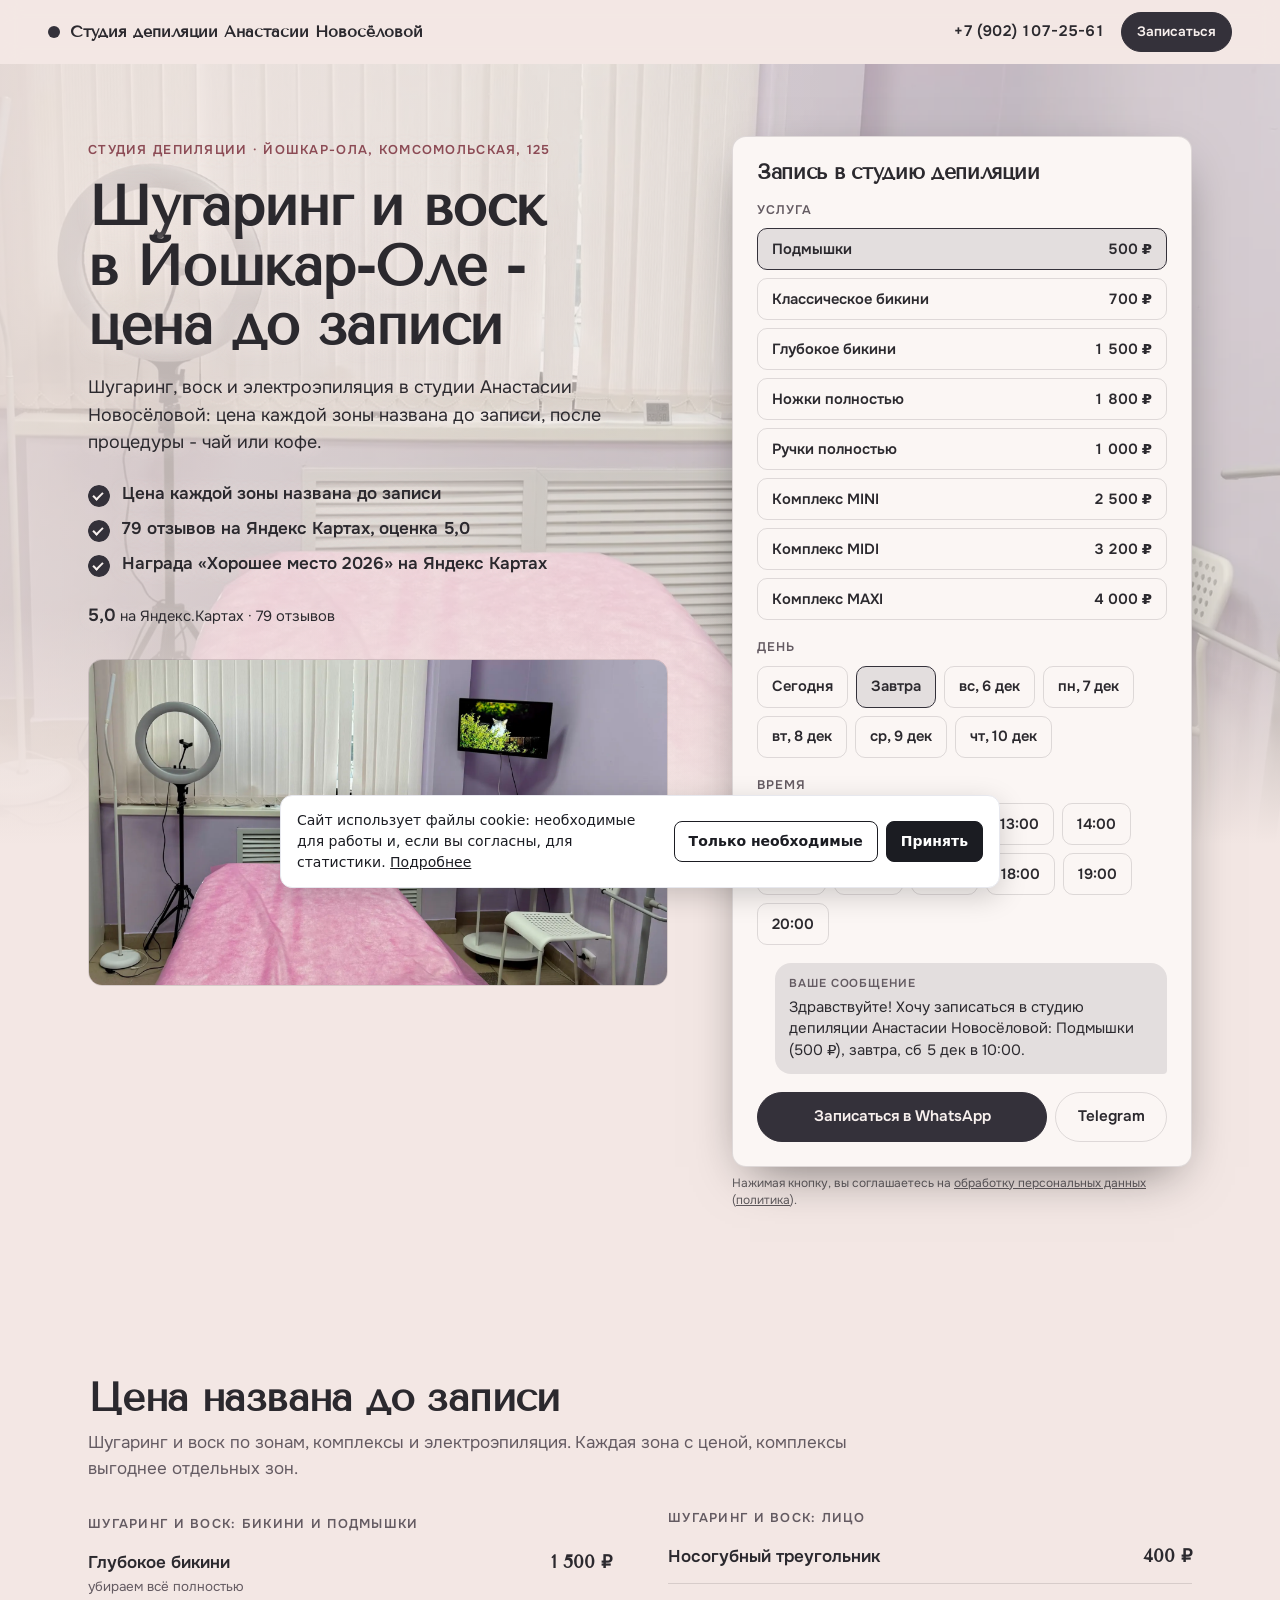
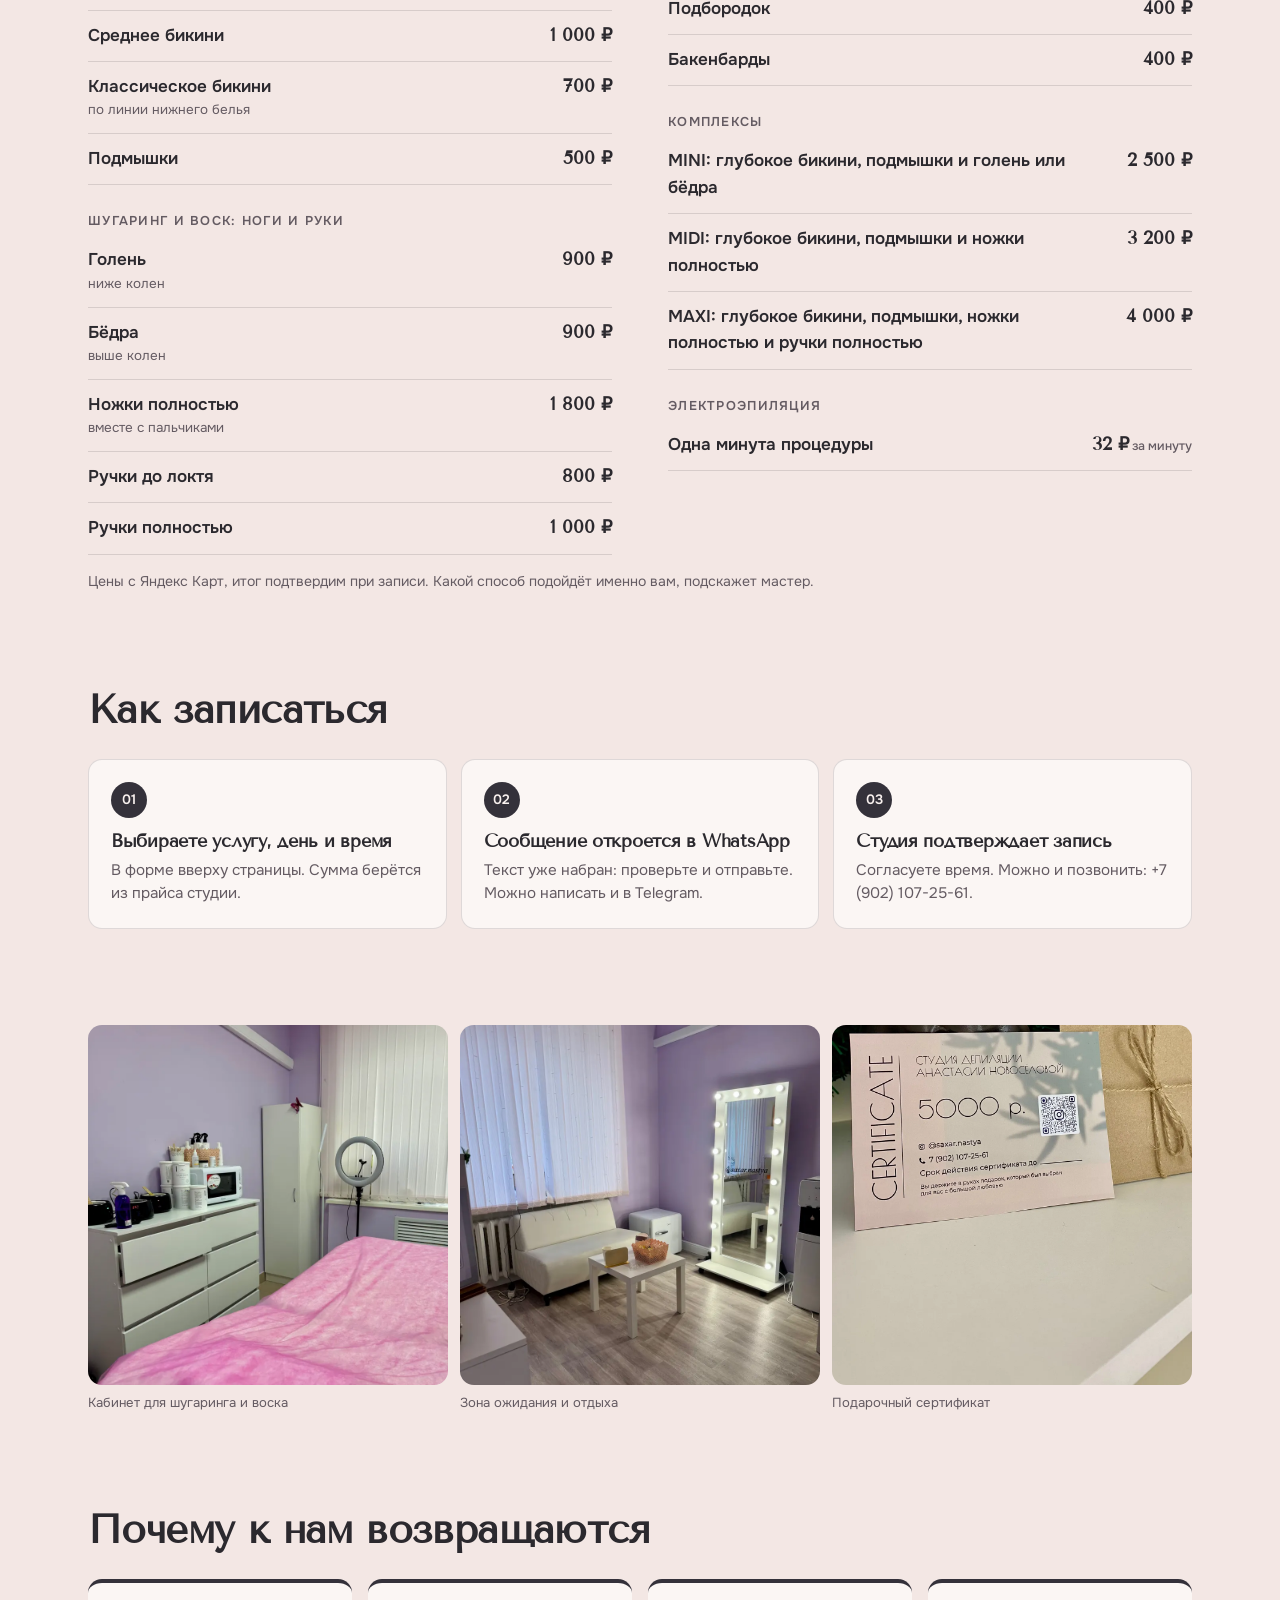
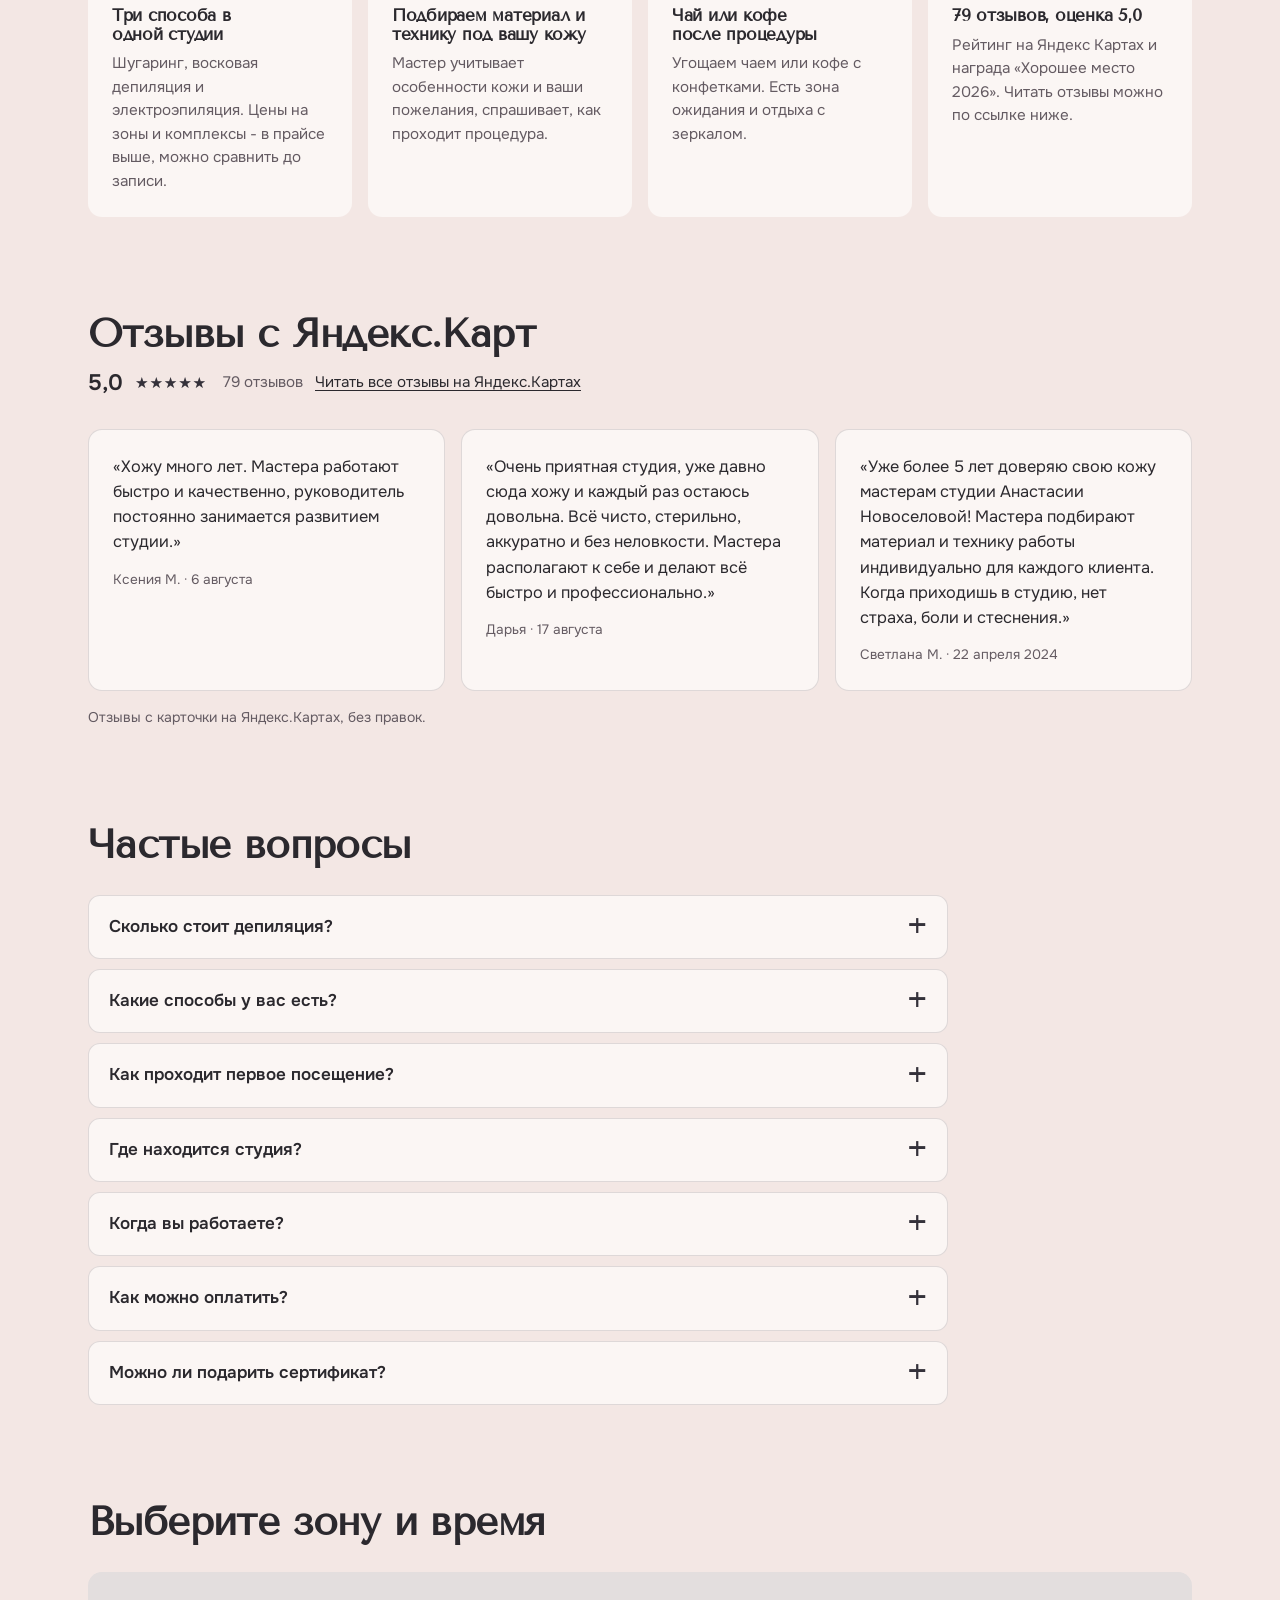
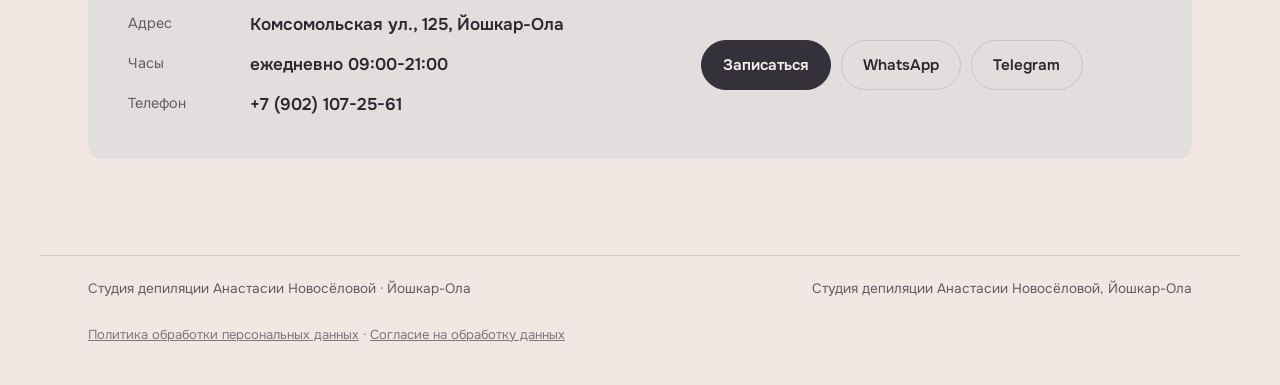
<file: index.html>
<!doctype html>
<html lang="ru">
<head>
<meta charset="utf-8">
<meta name="robots" content="noindex, nofollow" data-publish>
<meta name="viewport" content="width=device-width, initial-scale=1, viewport-fit=cover">
<title>Студия депиляции Анастасии Новосёловой · Студия депиляции: шугаринг, воск, электроэпиляция</title>
<meta name="description" content="Депиляция в Йошкар-Оле, Комсомольская, 125: шугаринг, воск и электроэпиляция, цены на все зоны известны до записи. 79 отзывов на Яндекс Картах с оценкой 5,0. Запись через форму, в WhatsApp, Telegram или по телефону.">
<meta property="og:type" content="website">
<meta property="og:url" content="https://ajax55sv-cell.github.io/novosyolova-yoshkar-ola/">
<meta property="og:title" content="Шугаринг и воск в Йошкар-Оле - цена до записи">
<meta property="og:description" content="Депиляция в Йошкар-Оле, Комсомольская, 125: шугаринг, воск и электроэпиляция, цены на все зоны известны до записи. 79 отзывов на Яндекс Картах с оценкой 5,0. Запись через форму, в WhatsApp, Telegram или по телефону.">
<meta property="og:image" content="https://ajax55sv-cell.github.io/novosyolova-yoshkar-ola/assets/og.jpg">
<link rel="preload" as="image" href="assets/hero.webp" fetchpriority="high">
<link rel="icon" href="data:image/svg+xml,%3Csvg xmlns=%27http://www.w3.org/2000/svg%27 viewBox=%270 0 32 32%27%3E%3Crect x=%276%27 y=%276%27 width=%2720%27 height=%2720%27 rx=%275%27 fill=%27%2334313a%27/%3E%3C/svg%3E">
<link rel="preload" href="assets/fonts/tenor-sans-400-cyrillic.woff2" as="font" type="font/woff2" crossorigin>
<link rel="preload" href="assets/fonts/onest-400-cyrillic.woff2" as="font" type="font/woff2" crossorigin>
<style>@font-face { font-family: "Onest"; font-style: normal; font-weight: 400; font-display: swap; src: url("assets/fonts/onest-400-cyrillic.woff2") format("woff2"); unicode-range: U+0301, U+0400-045F, U+0490-0491, U+04B0-04B1, U+2116; }
@font-face { font-family: "Onest"; font-style: normal; font-weight: 400; font-display: swap; src: url("assets/fonts/onest-400-latin.woff2") format("woff2"); unicode-range: U+0000-00FF, U+0131, U+0152-0153, U+02BB-02BC, U+02C6, U+02DA, U+02DC, U+0304, U+0308, U+0329, U+2000-206F, U+20AC, U+2122, U+2191, U+2193, U+2212, U+2215, U+FEFF, U+FFFD; }
@font-face { font-family: "Onest"; font-style: normal; font-weight: 500; font-display: swap; src: url("assets/fonts/onest-500-cyrillic.woff2") format("woff2"); unicode-range: U+0301, U+0400-045F, U+0490-0491, U+04B0-04B1, U+2116; }
@font-face { font-family: "Onest"; font-style: normal; font-weight: 500; font-display: swap; src: url("assets/fonts/onest-500-latin.woff2") format("woff2"); unicode-range: U+0000-00FF, U+0131, U+0152-0153, U+02BB-02BC, U+02C6, U+02DA, U+02DC, U+0304, U+0308, U+0329, U+2000-206F, U+20AC, U+2122, U+2191, U+2193, U+2212, U+2215, U+FEFF, U+FFFD; }
@font-face { font-family: "Onest"; font-style: normal; font-weight: 600; font-display: swap; src: url("assets/fonts/onest-600-cyrillic.woff2") format("woff2"); unicode-range: U+0301, U+0400-045F, U+0490-0491, U+04B0-04B1, U+2116; }
@font-face { font-family: "Onest"; font-style: normal; font-weight: 600; font-display: swap; src: url("assets/fonts/onest-600-latin.woff2") format("woff2"); unicode-range: U+0000-00FF, U+0131, U+0152-0153, U+02BB-02BC, U+02C6, U+02DA, U+02DC, U+0304, U+0308, U+0329, U+2000-206F, U+20AC, U+2122, U+2191, U+2193, U+2212, U+2215, U+FEFF, U+FFFD; }
@font-face { font-family: "Tenor Sans"; font-style: normal; font-weight: 400; font-display: swap; src: url("assets/fonts/tenor-sans-400-cyrillic.woff2") format("woff2"); unicode-range: U+0301, U+0400-045F, U+0490-0491, U+04B0-04B1, U+2116; }
@font-face { font-family: "Tenor Sans"; font-style: normal; font-weight: 400; font-display: swap; src: url("assets/fonts/tenor-sans-400-latin.woff2") format("woff2"); unicode-range: U+0000-00FF, U+0131, U+0152-0153, U+02BB-02BC, U+02C6, U+02DA, U+02DC, U+0304, U+0308, U+0329, U+2000-206F, U+20AC, U+2122, U+2191, U+2193, U+2212, U+2215, U+FEFF, U+FFFD; }
:root { --c-canvas: #f3e7e4; --c-surface: #fbf6f4; --c-ink: #2b292e; --c-ink-soft: #645b62; --c-accent: #34313a; --c-accent-ink: #f8f0ee; --c-accent-deep: #8c4b55; --f-display: "Tenor Sans", "Georgia", serif; --f-text: "Onest", "Segoe UI", system-ui, sans-serif; --h1k: 1; }
</style>
<link rel="stylesheet" href="style-prod.css">
<script type="application/ld+json">{"@context":"https://schema.org","@type":"BeautySalon","name":"Студия депиляции Анастасии Новосёловой","telephone":"+79021072561","priceRange":"400-4000 RUB","openingHours":["Mo-Su 09:00-21:00"],"address":{"@type":"PostalAddress","streetAddress":"Комсомольская улица, 125","addressLocality":"Йошкар-Ола","addressCountry":"RU"},"aggregateRating":{"@type":"AggregateRating","ratingValue":"5.0","ratingCount":"84","reviewCount":"79"},"sameAs":["https://yandex.ru/maps/org/studiya_depilyatsii_anastasii_novosyolovoy/117908720533/","https://t.me/saxarnastya"]}</script>
<style>
/* legal-add */
.legal-links{margin-top:10px;font-size:13px;opacity:.8;hyphens:none}
.legal-links a{color:inherit}
.ckn{margin:8px 0 0;font-size:12px;line-height:1.45;opacity:.75;hyphens:none}
.ckn a{color:inherit;text-decoration:underline}
.ckb{position:fixed;left:12px;right:12px;bottom:12px;z-index:9999;max-width:720px;margin:0 auto;padding:14px 16px;background:#fff;color:#1b1c22;border:1px solid #e7e8ee;border-radius:12px;box-shadow:0 8px 28px rgba(0,0,0,.18);font:400 14px/1.5 system-ui,-apple-system,"Segoe UI",Arial,sans-serif;hyphens:none;display:flex;gap:12px;align-items:center;flex-wrap:wrap}
.ckb p{margin:0;flex:1 1 280px}
.ckb a{color:inherit;text-decoration:underline}
.ckb__b{display:flex;gap:8px;flex-wrap:wrap}
.ckb button{font:inherit;font-weight:600;padding:9px 14px;border-radius:8px;border:1px solid #1b1c22;background:#fff;color:#1b1c22;cursor:pointer}
.ckb button[data-v="all"]{background:#1b1c22;color:#fff}
</style>
</head>
<body class="s-prod" id="top" data-wa="79021072561" data-tg="saxarnastya" data-max="">
<header class="s-bar" data-s-bar>
  <a class="s-bar__brand" href="#top"><i aria-hidden="true"></i>Студия депиляции Анастасии Новосёловой</a>
  <div class="s-bar__right">
    <a class="s-bar__tel" href="tel:+79021072561">+7 (902) 107-25-61</a>
    <a class="s-btn s-btn--sm" href="#widget">Записаться</a>
  </div>
</header>
<main>
  <section class="s-hero">
    <div class="s-hero__text">
      <p class="s-eyebrow">Студия депиляции · <span class="nw">Йошкар-Ола</span>, Комсомольская, 125</p>
      <h1>Шугаринг и воск в <span class="nw"><span class="nw">Йошкар-Оле</span></span> - цена до записи</h1>
      <p class="s-lead">Шугаринг, воск и электроэпиляция в студии Анастасии Новосёловой: цена каждой зоны названа до записи, после процедуры - чай или кофе.</p>
      <ul class="s-ticks"><li>Цена каждой зоны названа до записи</li><li>79 отзывов на Яндекс Картах, оценка 5,0</li><li>Награда «Хорошее место 2026» на Яндекс Картах</li></ul>
      <p class="s-rating"><b>5,0</b> на Яндекс.Картах · 79 отзывов</p>
      <figure class="s-hero__photo"><img class="" src="assets/hero.webp" alt="Кабинет студии: розовая кушетка, кольцевая лампа и лиловая стена у окна" loading="lazy" decoding="async"></figure>
    </div>
    <div class="s-hero__widget" id="widget"><form class="s-widget" data-s-booking data-days="7" data-closed="" data-slots="10:00,11:00,12:00,13:00,14:00,15:00,16:00,17:00,18:00,19:00,20:00" data-message="Здравствуйте! Хочу записаться в студию депиляции Анастасии Новосёловой: {услуга}, {день} в {время}." onsubmit="return false">
      <h2 class="s-widget__title">Запись в студию депиляции</h2>
      <fieldset><legend>Услуга</legend>
        <div class="s-chips s-chips--col"><label class="s-chip s-chip--row"><input type="radio" name="svc" value="0" data-name="Подмышки" data-price="500" data-from="" data-min="" checked><span>Подмышки</span><b>500 ₽</b></label><label class="s-chip s-chip--row"><input type="radio" name="svc" value="1" data-name="Классическое бикини" data-price="700" data-from="" data-min=""><span>Классическое бикини</span><b>700 ₽</b></label><label class="s-chip s-chip--row"><input type="radio" name="svc" value="2" data-name="Глубокое бикини" data-price="1500" data-from="" data-min=""><span>Глубокое бикини</span><b>1 500 ₽</b></label><label class="s-chip s-chip--row"><input type="radio" name="svc" value="3" data-name="Ножки полностью" data-price="1800" data-from="" data-min=""><span>Ножки полностью</span><b>1 800 ₽</b></label><label class="s-chip s-chip--row"><input type="radio" name="svc" value="4" data-name="Ручки полностью" data-price="1000" data-from="" data-min=""><span>Ручки полностью</span><b>1 000 ₽</b></label><label class="s-chip s-chip--row"><input type="radio" name="svc" value="5" data-name="Комплекс MINI" data-price="2500" data-from="" data-min=""><span>Комплекс MINI</span><b>2 500 ₽</b></label><label class="s-chip s-chip--row"><input type="radio" name="svc" value="6" data-name="Комплекс MIDI" data-price="3200" data-from="" data-min=""><span>Комплекс MIDI</span><b>3 200 ₽</b></label><label class="s-chip s-chip--row"><input type="radio" name="svc" value="7" data-name="Комплекс MAXI" data-price="4000" data-from="" data-min=""><span>Комплекс MAXI</span><b>4 000 ₽</b></label></div>
      </fieldset>
      <fieldset><legend>День</legend><div class="s-chips" data-s-days></div></fieldset>
      <fieldset><legend>Время</legend><div class="s-chips" data-s-times></div></fieldset>
      <div class="s-bubble" aria-live="polite"><span class="s-bubble__label">Ваше сообщение</span><p data-s-bubble></p></div>
      <div class="s-send">
        <a class="s-btn s-btn--wide" data-s-msg="whatsapp" href="#">Записаться в WhatsApp</a>
        <a class="s-btn s-btn--ghost" data-s-msg="telegram" href="#">Telegram</a>
      </div>
      <p class="s-send__note" data-s-copied hidden>Текст скопирован - вставьте его в чат.</p>
      
    </form><p class="ckn">Нажимая кнопку, вы соглашаетесь на <a href="soglasie.html">обработку персональных данных</a> (<a href="politika.html">политика</a>).</p></div>
    <figure class="s-hero__bg" aria-hidden="true"><img class="" src="assets/hero.webp" alt="Кабинет студии: розовая кушетка, кольцевая лампа и лиловая стена у окна" decoding="async" fetchpriority="high"></figure>
  </section>

  

  <section class="s-section s-reveal" id="prices">
    <header class="s-section__head"><h2>Цена названа до записи</h2><p>Шугаринг и воск по зонам, комплексы и электроэпиляция. Каждая зона с ценой, комплексы выгоднее отдельных зон.</p></header>
    <div class="s-board"><div class="s-board__group">
      <h3 class="s-board__title">Шугаринг и воск: бикини и подмышки</h3>
      <ul class="s-board__list">
        <li class="s-board__row"><span class="s-board__name">Глубокое бикини<em>убираем всё полностью</em></span><span class="s-board__dots" aria-hidden="true"></span><span class="s-board__price">1 500 ₽</span></li>
        <li class="s-board__row"><span class="s-board__name">Среднее бикини</span><span class="s-board__dots" aria-hidden="true"></span><span class="s-board__price">1 000 ₽</span></li>
        <li class="s-board__row"><span class="s-board__name">Классическое бикини<em>по линии нижнего белья</em></span><span class="s-board__dots" aria-hidden="true"></span><span class="s-board__price">700 ₽</span></li>
        <li class="s-board__row"><span class="s-board__name">Подмышки</span><span class="s-board__dots" aria-hidden="true"></span><span class="s-board__price">500 ₽</span></li>
      </ul>
    </div>
<div class="s-board__group">
      <h3 class="s-board__title">Шугаринг и воск: ноги и руки</h3>
      <ul class="s-board__list">
        <li class="s-board__row"><span class="s-board__name">Голень<em>ниже колен</em></span><span class="s-board__dots" aria-hidden="true"></span><span class="s-board__price">900 ₽</span></li>
        <li class="s-board__row"><span class="s-board__name">Бёдра<em>выше колен</em></span><span class="s-board__dots" aria-hidden="true"></span><span class="s-board__price">900 ₽</span></li>
        <li class="s-board__row"><span class="s-board__name">Ножки полностью<em>вместе с пальчиками</em></span><span class="s-board__dots" aria-hidden="true"></span><span class="s-board__price">1 800 ₽</span></li>
        <li class="s-board__row"><span class="s-board__name">Ручки до локтя</span><span class="s-board__dots" aria-hidden="true"></span><span class="s-board__price">800 ₽</span></li>
        <li class="s-board__row"><span class="s-board__name">Ручки полностью</span><span class="s-board__dots" aria-hidden="true"></span><span class="s-board__price">1 000 ₽</span></li>
      </ul>
    </div>
<div class="s-board__group">
      <h3 class="s-board__title">Шугаринг и воск: лицо</h3>
      <ul class="s-board__list">
        <li class="s-board__row"><span class="s-board__name">Носогубный треугольник</span><span class="s-board__dots" aria-hidden="true"></span><span class="s-board__price">400 ₽</span></li>
        <li class="s-board__row"><span class="s-board__name">Подбородок</span><span class="s-board__dots" aria-hidden="true"></span><span class="s-board__price">400 ₽</span></li>
        <li class="s-board__row"><span class="s-board__name">Бакенбарды</span><span class="s-board__dots" aria-hidden="true"></span><span class="s-board__price">400 ₽</span></li>
      </ul>
    </div>
<div class="s-board__group">
      <h3 class="s-board__title">Комплексы</h3>
      <ul class="s-board__list">
        <li class="s-board__row"><span class="s-board__name">MINI: глубокое бикини, подмышки и голень или бёдра</span><span class="s-board__dots" aria-hidden="true"></span><span class="s-board__price">2 500 ₽</span></li>
        <li class="s-board__row"><span class="s-board__name">MIDI: глубокое бикини, подмышки и ножки полностью</span><span class="s-board__dots" aria-hidden="true"></span><span class="s-board__price">3 200 ₽</span></li>
        <li class="s-board__row"><span class="s-board__name">MAXI: глубокое бикини, подмышки, ножки полностью и ручки полностью</span><span class="s-board__dots" aria-hidden="true"></span><span class="s-board__price">4 000 ₽</span></li>
      </ul>
    </div>
<div class="s-board__group">
      <h3 class="s-board__title">Электроэпиляция</h3>
      <ul class="s-board__list">
        <li class="s-board__row"><span class="s-board__name">Одна минута процедуры</span><span class="s-board__dots" aria-hidden="true"></span><span class="s-board__price">32 ₽<small> за минуту</small></span></li>
      </ul>
    </div></div>
    <p class="s-note">Цены с Яндекс Карт, итог подтвердим при записи. Какой способ подойдёт именно вам, подскажет мастер.</p>
  </section>

  <section class="s-section s-reveal">
    <header class="s-section__head"><h2>Как записаться</h2></header>
    <ol class="s-steps">
      <li class="s-steps__item"><span class="s-steps__n">01</span><h3>Выбираете услугу, день и время</h3><p>В форме вверху страницы. Сумма берётся из прайса студии.</p></li>
      <li class="s-steps__item"><span class="s-steps__n">02</span><h3>Сообщение откроется в WhatsApp</h3><p>Текст уже набран: проверьте и отправьте. Можно написать и в Telegram.</p></li>
      <li class="s-steps__item"><span class="s-steps__n">03</span><h3>Студия подтверждает запись</h3><p>Согласуете время. Можно и позвонить: +7 (902) 107-25-61.</p></li>
    </ol>
  </section>

  <section class="s-photos s-reveal" aria-label="Фото"><figure><img class="" src="assets/kabinet.webp" alt="Кабинет с кушеткой, подогревателями воска и комодом у лиловой стены" loading="lazy" decoding="async"><figcaption>Кабинет для шугаринга и воска</figcaption></figure><figure><img class="" src="assets/zona.webp" alt="Зона ожидания: диван, зеркало с лампами и столик у окна" loading="lazy" decoding="async"><figcaption>Зона ожидания и отдыха</figcaption></figure><figure><img class="" src="assets/sertifikat.webp" alt="Подарочный сертификат студии в конверте рядом с декоративным торсом" loading="lazy" decoding="async"><figcaption>Подарочный сертификат</figcaption></figure></section>

  <section class="s-section s-reveal">
    <header class="s-section__head"><h2>Почему к нам возвращаются</h2></header>
    <ul class="s-promises">
      <li><h3>Три способа в одной студии</h3><p>Шугаринг, восковая депиляция и электроэпиляция. Цены на зоны и комплексы - в прайсе выше, можно сравнить до записи.</p></li>
      <li><h3>Подбираем материал и технику под вашу кожу</h3><p>Мастер учитывает особенности кожи и ваши пожелания, спрашивает, как проходит процедура.</p></li>
      <li><h3>Чай или кофе после процедуры</h3><p>Угощаем чаем или кофе с конфетками. Есть зона ожидания и отдыха с зеркалом.</p></li>
      <li><h3>79 отзывов, оценка 5,0</h3><p>Рейтинг на Яндекс Картах и награда «Хорошее место 2026». Читать отзывы можно по ссылке ниже.</p></li>
    </ul>
  </section>

  <section class="s-section s-reveal">
    <header class="s-section__head s-section__head--reviews"><h2>Отзывы с Яндекс.Карт</h2><p class="s-reviews__rating"><span class="s-reviews__num">5,0</span><span class="s-reviews__stars" style="--r: 5" aria-label="рейтинг 5,0 из 5"></span><span class="s-reviews__count">79 отзывов</span><a class="s-reviews__all" href="https://yandex.ru/maps/org/studiya_depilyatsii_anastasii_novosyolovoy/117908720533/" target="_blank" rel="noopener">Читать все отзывы на Яндекс.Картах</a></p></header>
    <ul class="s-reviews">
      <li><blockquote>«Хожу много лет. Мастера работают быстро и качественно, руководитель постоянно занимается развитием студии.»</blockquote><p class="s-reviews__who">Ксения М. · 6 августа</p></li>
      <li><blockquote>«Очень приятная студия, уже давно сюда хожу и каждый раз остаюсь довольна. Всё чисто, стерильно, аккуратно и без неловкости. Мастера располагают к себе и делают всё быстро и профессионально.»</blockquote><p class="s-reviews__who">Дарья · 17 августа</p></li>
      <li><blockquote>«Уже более 5 лет доверяю свою кожу мастерам студии Анастасии Новоселовой! Мастера подбирают материал и технику работы индивидуально для каждого клиента. Когда приходишь в студию, нет страха, боли и стеснения.»</blockquote><p class="s-reviews__who">Светлана М. · 22 апреля 2024</p></li>
    </ul>
    <p class="s-note">Отзывы с карточки на Яндекс.Картах, без правок.</p>
  </section>

  <section class="s-section s-reveal">
    <header class="s-section__head"><h2>Частые вопросы</h2></header>
    <div class="s-faq"><details><summary>Сколько стоит депиляция?</summary><p>Подмышки - 500 ₽, классическое бикини - 700 ₽, глубокое бикини - 1 500 ₽, ножки полностью - 1 800 ₽. Комплексы MINI, MIDI и MAXI - 2 500, 3 200 и 4 000 ₽. Электроэпиляция - 32 ₽ за минуту. Полный прайс - выше на странице.</p></details><details><summary>Какие способы у вас есть?</summary><p>Шугаринг (сахарная депиляция), восковая депиляция и электроэпиляция. Какой подойдёт именно вам, подскажет мастер при записи.</p></details><details><summary>Как проходит первое посещение?</summary><p>Встречаем, предлагаем чай или кофе и проводим в кабинет. Мастер выслушивает пожелания и подбирает материал и технику под вашу кожу.</p></details><details><summary>Где находится студия?</summary><p><span class="nw">Йошкар-Ола</span>, Комсомольская улица, 125. Рядом - Детская городская больница.</p></details><details><summary>Когда вы работаете?</summary><p>Ежедневно с 9:00 до 21:00. Запись через форму на сайте, в WhatsApp, Telegram или по телефону.</p></details><details><summary>Как можно оплатить?</summary><p>Картой, наличными, переводом, по QR-коду и через СБП.</p></details><details><summary>Можно ли подарить сертификат?</summary><p>Да, в студии есть подарочные сертификаты. Сумму и срок действия уточняйте у администратора.</p></details></div>
  </section>

  <section class="s-section s-final s-reveal" id="contacts">
    <header class="s-section__head"><h2>Выберите зону и время</h2></header>
    <div class="s-contacts">
      <dl>
        <div><dt>Адрес</dt><dd>Комсомольская ул., 125, <span class="nw">Йошкар-Ола</span></dd></div>
        <div><dt>Часы</dt><dd>ежедневно <span class="nw">09:00-21:00</span></dd></div>
        <div><dt>Телефон</dt><dd><a href="tel:+79021072561">+7 (902) 107-25-61</a></dd></div>
      </dl>
      <div class="s-contacts__actions">
        <a class="s-btn" href="#widget">Записаться</a>
        <a class="s-btn s-btn--ghost" data-s-msg="whatsapp" href="#">WhatsApp</a>
        <a class="s-btn s-btn--ghost" data-s-msg="telegram" href="#">Telegram</a>
      </div>
    </div>
  </section>
</main>
<footer class="s-foot"><p>Студия депиляции Анастасии Новосёловой · <span class="nw">Йошкар-Ола</span></p><p>Студия депиляции Анастасии Новосёловой, <span class="nw">Йошкар-Ола</span></p><p class="legal-links"><a href="politika.html">Политика обработки персональных данных</a> · <a href="soglasie.html">Согласие на обработку данных</a></p></footer>
<nav class="s-dock" aria-label="Быстрая связь"><a class="s-btn" href="#widget">Записаться</a><a class="s-btn s-btn--ghost" href="tel:+79021072561">Позвонить</a></nav>
<script src="style.js" defer></script>
<script>
(function(){var K='cookie-choice';try{if(localStorage.getItem(K))return}catch(e){}
var b=document.createElement('div');b.className='ckb';b.setAttribute('role','dialog');b.setAttribute('aria-label','Файлы cookie');
b.innerHTML='<p>Сайт использует файлы cookie: необходимые для работы и, если вы согласны, для статистики. <a href="politika.html">Подробнее</a></p><div class="ckb__b"><button type="button" data-v="necessary">Только необходимые</button><button type="button" data-v="all">Принять</button></div>';
b.addEventListener('click',function(e){var v=e.target.getAttribute&&e.target.getAttribute('data-v');if(!v)return;try{localStorage.setItem(K,v)}catch(x){}try{document.dispatchEvent(new CustomEvent('cookie-choice',{detail:v}))}catch(x){}b.remove()});
document.body.appendChild(b)})();
</script>
<!-- legal-add -->
</body>
</html>
</file>
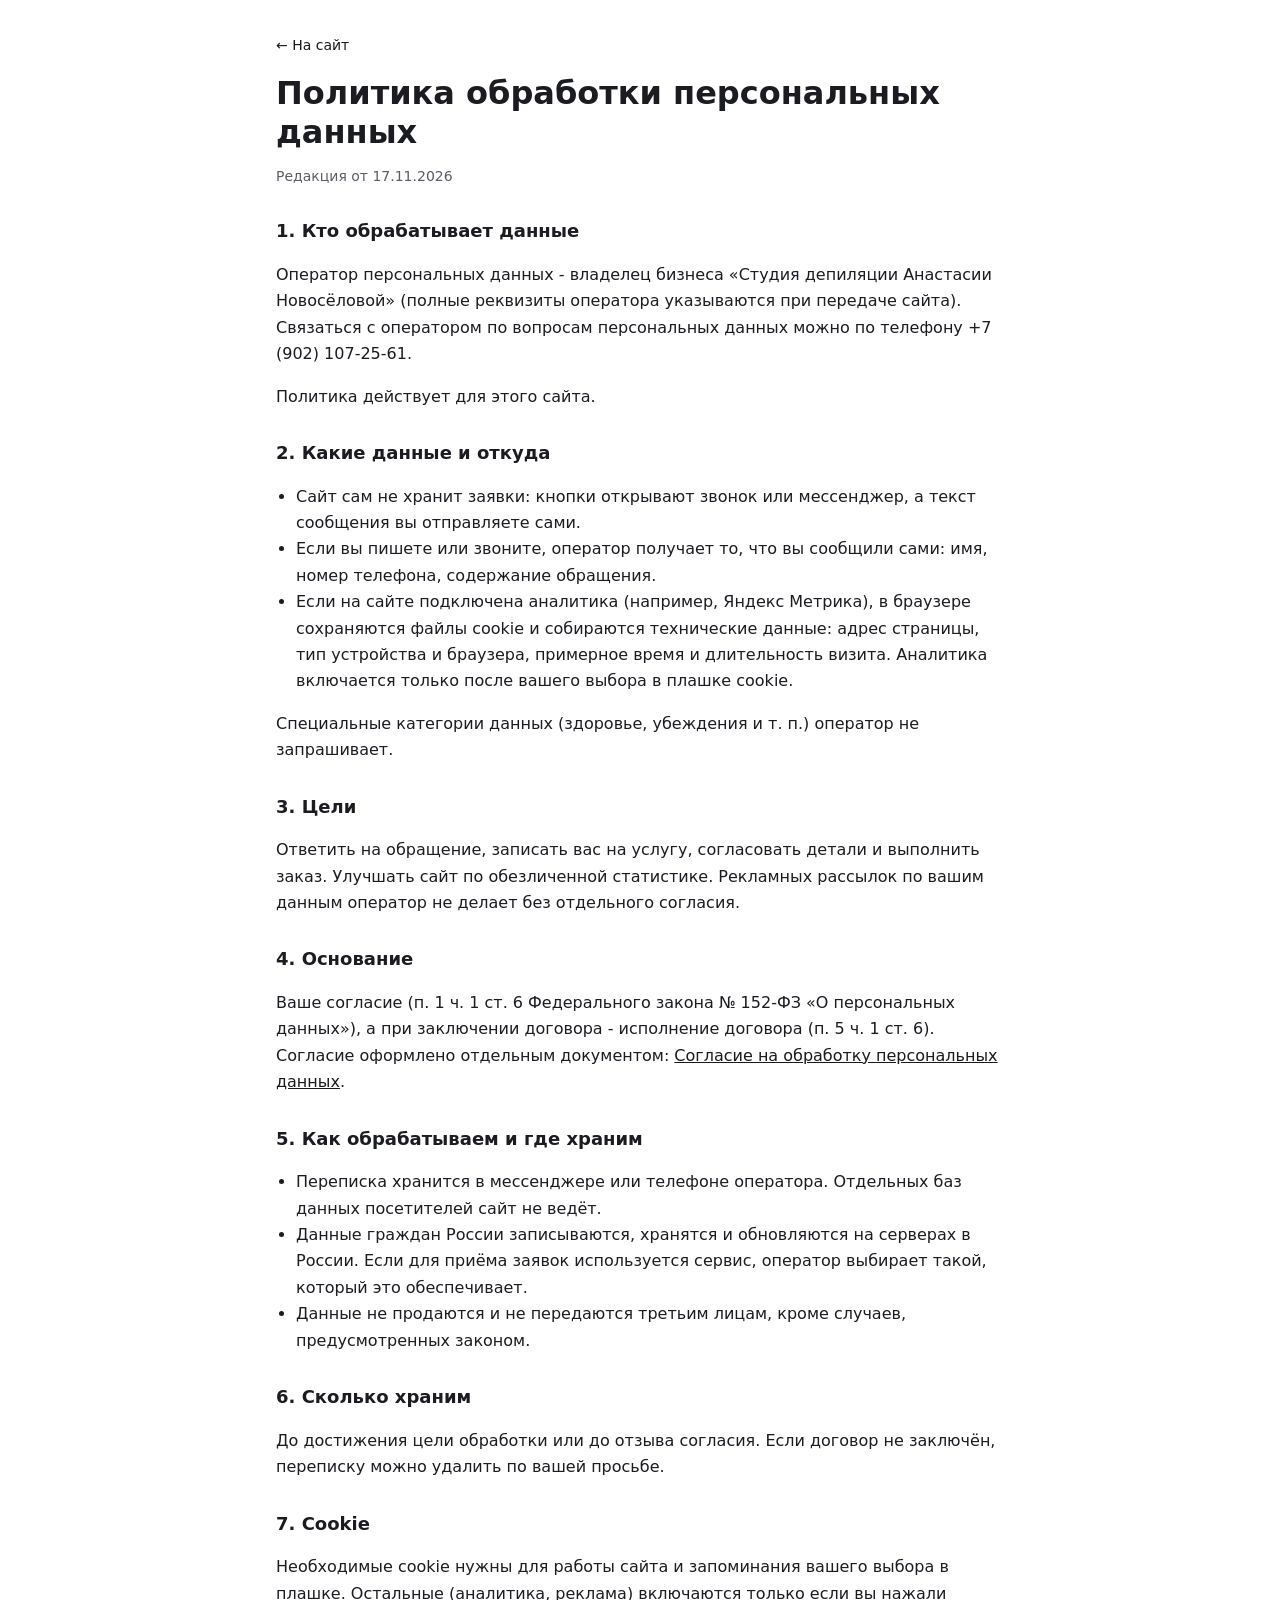
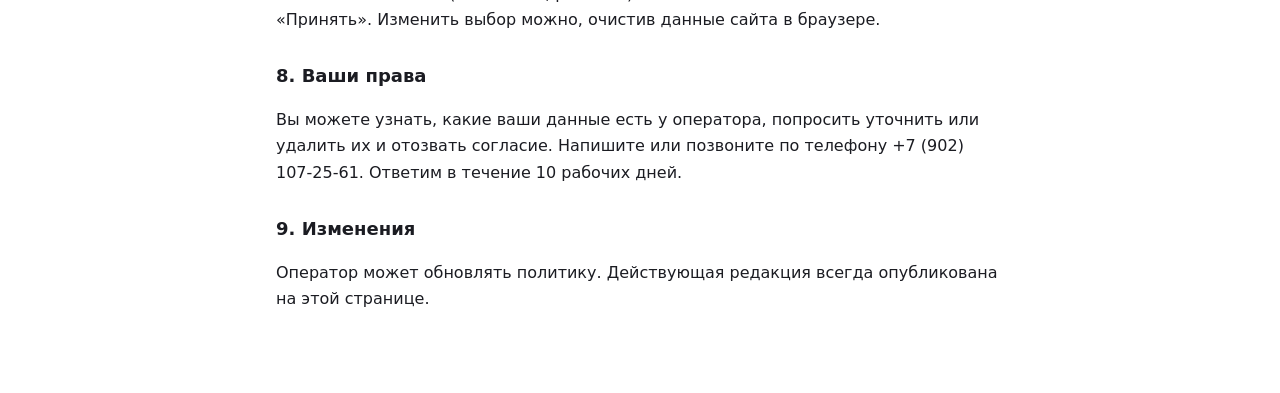
<file: politika.html>
<!doctype html>
<html lang="ru">
<head>
<meta charset="utf-8">
<meta name="viewport" content="width=device-width, initial-scale=1">
<title>Политика обработки персональных данных - Студия депиляции Анастасии Новосёловой</title>
<style>:root{--accent:#1a1a1a;--ink:#1b1c22;--ink-2:#5b5d68;--line:#e7e8ee}
*{box-sizing:border-box}
html,body,h1,h2,p,li{hyphens:none;-webkit-hyphens:none}
body{margin:0;background:#fff;color:var(--ink);font:400 16px/1.65 system-ui,-apple-system,"Segoe UI",Arial,sans-serif}
main{max-width:760px;margin:0 auto;padding:32px 16px 64px}
a{color:var(--accent)}
h1{font-size:clamp(24px,4vw,32px);line-height:1.2;margin:16px 0 6px}
h2{font-size:18px;margin:28px 0 8px}
.muted{color:var(--ink-2);font-size:14px}
.back{font-size:14px;text-decoration:none}
ul{padding-left:20px}</style>
</head>
<body>
<main>
<a class="back" href="./">← На сайт</a>
<h1>Политика обработки персональных данных</h1>
<p class="muted">Редакция от 17.11.2026</p>

<h2>1. Кто обрабатывает данные</h2>
<p>Оператор персональных данных - владелец бизнеса «Студия депиляции Анастасии Новосёловой» (полные реквизиты оператора указываются при передаче сайта). Связаться с оператором по вопросам персональных данных можно по телефону +7 (902) 107-25-61.</p>
<p>Политика действует для этого сайта.</p>

<h2>2. Какие данные и откуда</h2>
<ul>
<li>Сайт сам не хранит заявки: кнопки открывают звонок или мессенджер, а текст сообщения вы отправляете сами.</li>
<li>Если вы пишете или звоните, оператор получает то, что вы сообщили сами: имя, номер телефона, содержание обращения.</li>
<li>Если на сайте подключена аналитика (например, Яндекс Метрика), в браузере сохраняются файлы cookie и собираются технические данные: адрес страницы, тип устройства и браузера, примерное время и длительность визита. Аналитика включается только после вашего выбора в плашке cookie.</li>
</ul>
<p>Специальные категории данных (здоровье, убеждения и т. п.) оператор не запрашивает.</p>

<h2>3. Цели</h2>
<p>Ответить на обращение, записать вас на услугу, согласовать детали и выполнить заказ. Улучшать сайт по обезличенной статистике. Рекламных рассылок по вашим данным оператор не делает без отдельного согласия.</p>

<h2>4. Основание</h2>
<p>Ваше согласие (п. 1 ч. 1 ст. 6 Федерального закона № 152-ФЗ «О персональных данных»), а при заключении договора - исполнение договора (п. 5 ч. 1 ст. 6). Согласие оформлено отдельным документом: <a href="soglasie.html">Согласие на обработку персональных данных</a>.</p>

<h2>5. Как обрабатываем и где храним</h2>
<ul>
<li>Переписка хранится в мессенджере или телефоне оператора. Отдельных баз данных посетителей сайт не ведёт.</li>
<li>Данные граждан России записываются, хранятся и обновляются на серверах в России. Если для приёма заявок используется сервис, оператор выбирает такой, который это обеспечивает.</li>
<li>Данные не продаются и не передаются третьим лицам, кроме случаев, предусмотренных законом.</li>
</ul>

<h2>6. Сколько храним</h2>
<p>До достижения цели обработки или до отзыва согласия. Если договор не заключён, переписку можно удалить по вашей просьбе.</p>

<h2>7. Cookie</h2>
<p>Необходимые cookie нужны для работы сайта и запоминания вашего выбора в плашке. Остальные (аналитика, реклама) включаются только если вы нажали «Принять». Изменить выбор можно, очистив данные сайта в браузере.</p>

<h2>8. Ваши права</h2>
<p>Вы можете узнать, какие ваши данные есть у оператора, попросить уточнить или удалить их и отозвать согласие. Напишите или позвоните по телефону +7 (902) 107-25-61. Ответим в течение 10 рабочих дней.</p>

<h2>9. Изменения</h2>
<p>Оператор может обновлять политику. Действующая редакция всегда опубликована на этой странице.</p>

</main>
</body>
</html>
</file>
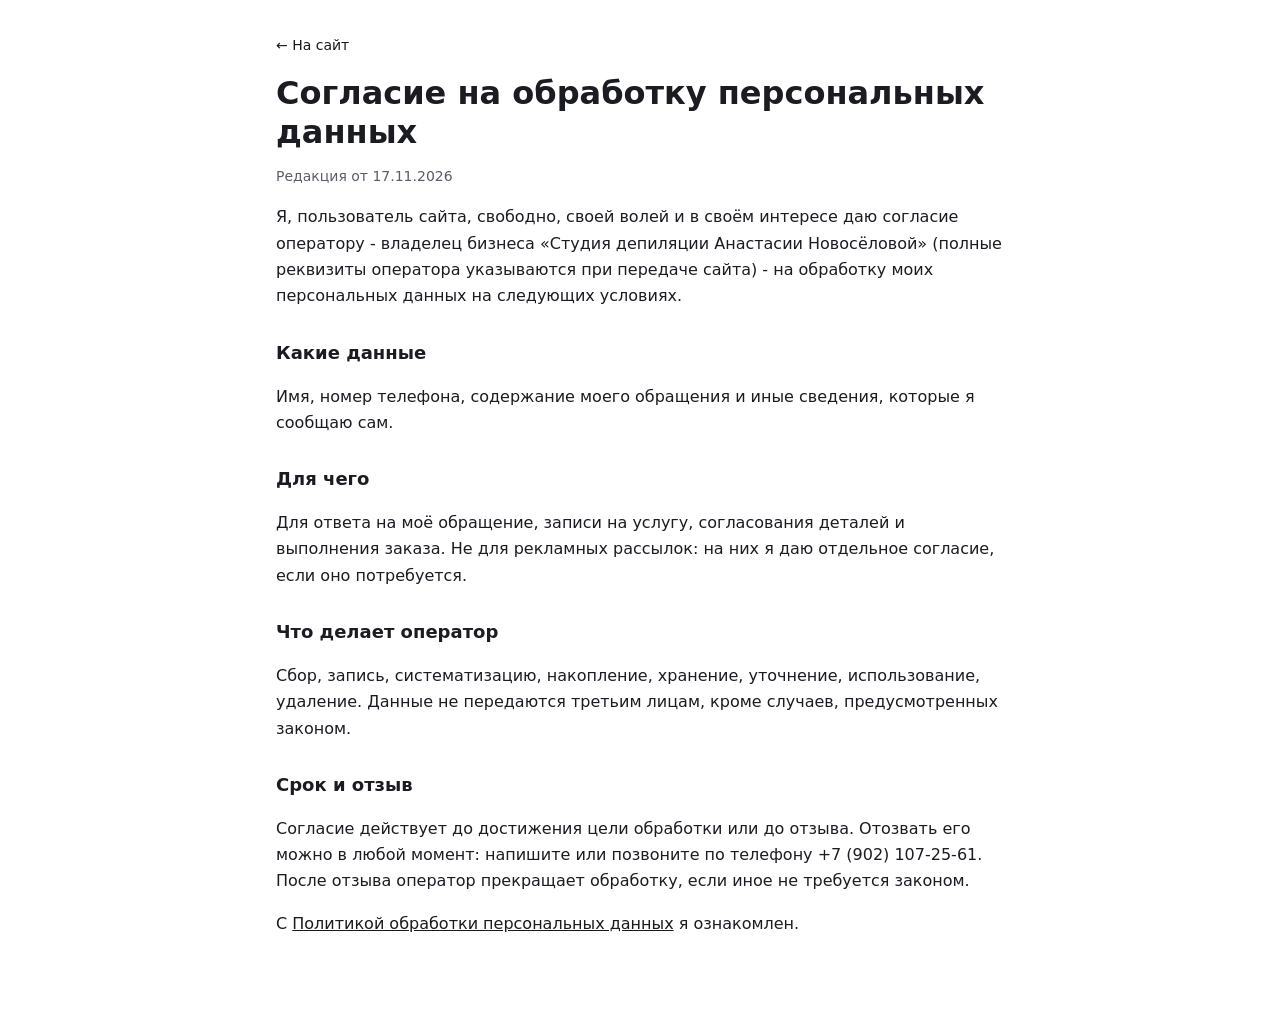
<file: soglasie.html>
<!doctype html>
<html lang="ru">
<head>
<meta charset="utf-8">
<meta name="viewport" content="width=device-width, initial-scale=1">
<title>Согласие на обработку персональных данных - Студия депиляции Анастасии Новосёловой</title>
<style>:root{--accent:#1a1a1a;--ink:#1b1c22;--ink-2:#5b5d68;--line:#e7e8ee}
*{box-sizing:border-box}
html,body,h1,h2,p,li{hyphens:none;-webkit-hyphens:none}
body{margin:0;background:#fff;color:var(--ink);font:400 16px/1.65 system-ui,-apple-system,"Segoe UI",Arial,sans-serif}
main{max-width:760px;margin:0 auto;padding:32px 16px 64px}
a{color:var(--accent)}
h1{font-size:clamp(24px,4vw,32px);line-height:1.2;margin:16px 0 6px}
h2{font-size:18px;margin:28px 0 8px}
.muted{color:var(--ink-2);font-size:14px}
.back{font-size:14px;text-decoration:none}
ul{padding-left:20px}</style>
</head>
<body>
<main>
<a class="back" href="./">← На сайт</a>
<h1>Согласие на обработку персональных данных</h1>
<p class="muted">Редакция от 17.11.2026</p>

<p>Я, пользователь сайта, свободно, своей волей и в своём интересе даю согласие оператору - владелец бизнеса «Студия депиляции Анастасии Новосёловой» (полные реквизиты оператора указываются при передаче сайта) - на обработку моих персональных данных на следующих условиях.</p>

<h2>Какие данные</h2>
<p>Имя, номер телефона, содержание моего обращения и иные сведения, которые я сообщаю сам.</p>

<h2>Для чего</h2>
<p>Для ответа на моё обращение, записи на услугу, согласования деталей и выполнения заказа. Не для рекламных рассылок: на них я даю отдельное согласие, если оно потребуется.</p>

<h2>Что делает оператор</h2>
<p>Сбор, запись, систематизацию, накопление, хранение, уточнение, использование, удаление. Данные не передаются третьим лицам, кроме случаев, предусмотренных законом.</p>

<h2>Срок и отзыв</h2>
<p>Согласие действует до достижения цели обработки или до отзыва. Отозвать его можно в любой момент: напишите или позвоните по телефону +7 (902) 107-25-61. После отзыва оператор прекращает обработку, если иное не требуется законом.</p>

<p>С <a href="politika.html">Политикой обработки персональных данных</a> я ознакомлен.</p>

</main>
</body>
</html>
</file>
<file: style-prod.css>
/* Стиль «Продающий»: лендинг под заявки. Главная деталь – калькулятор или онлайн-запись на первом экране
   и живое «сообщение-превью», которое уходит владельцу в мессенджер. Цвета и шрифты – из палитры ниши. */
*, *::before, *::after { box-sizing: border-box; }
:root {
  --hair: color-mix(in srgb, var(--c-ink) 14%, transparent);
  --tint: color-mix(in srgb, var(--c-accent) 12%, var(--c-surface));
  --wrap: 1200px; --gut: clamp(16px, 4vw, 48px);
  --r: 14px;
  --shadow: 0 18px 50px -18px color-mix(in srgb, #000 55%, transparent);
}
html { scroll-behavior: smooth; -webkit-text-size-adjust: 100%; overflow-x: clip; }
body { margin: 0; background: var(--c-canvas); color: var(--c-ink); font: 400 17px/1.55 var(--f-text); -webkit-font-smoothing: antialiased; }
img { display: block; max-width: 100%; }
a { color: inherit; }
h1, h2, h3 { font-family: var(--f-display); font-weight: 700; line-height: 1.06; margin: 0; letter-spacing: -.015em; text-wrap: balance; }
p { margin: 0; }
fieldset { border: 0; margin: 0; padding: 0; min-width: 0; }
:focus-visible { outline: 2px solid var(--c-accent); outline-offset: 3px; border-radius: 4px; }

.s-btn { display: inline-flex; align-items: center; justify-content: center; min-height: 50px; padding: 0 1.4em; border-radius: 999px;
  background: var(--c-accent); color: var(--c-accent-ink); font: 700 .95rem/1.1 var(--f-text); text-decoration: none; border: 1px solid var(--c-accent);
  text-align: center; transition: filter .2s ease, transform .2s ease; cursor: pointer; }
.s-btn:hover { filter: brightness(1.07); }
.s-btn:active { transform: translateY(1px); }
.s-btn--sm { min-height: 40px; padding: 0 1.1em; font-size: .85rem; }
.s-btn--ghost { background: transparent; color: var(--c-ink); border-color: var(--hair); font-weight: 600; }
.s-btn--wide { flex: 1; }

/* шапка */
.s-bar { position: sticky; top: 0; z-index: 30; display: flex; align-items: center; justify-content: space-between; gap: 16px;
  padding: 10px var(--gut); background: color-mix(in srgb, var(--c-canvas) 88%, transparent); -webkit-backdrop-filter: blur(10px); backdrop-filter: blur(10px); }
.s-bar.is-scrolled { box-shadow: 0 1px 0 var(--hair); }
.s-bar__brand { font: 700 1rem/1 var(--f-display); text-decoration: none; display: inline-flex; align-items: center; gap: .6em; min-height: 44px; white-space: nowrap; min-width: 0; }
.s-bar__brand i { width: .75em; height: .75em; border-radius: 50%; background: var(--c-accent); }
.s-bar__right { display: flex; align-items: center; gap: 16px; }
.s-bar__tel { text-decoration: none; font-weight: 700; font-size: .95rem; font-variant-numeric: tabular-nums; }

main { max-width: var(--wrap); margin: 0 auto; padding: 0 var(--gut); }

/* первый экран: текст слева, виджет справа, фото ниши – приглушённым фоном */
.s-hero { position: relative; display: grid; grid-template-columns: minmax(0, 1fr) minmax(0, 460px); gap: clamp(28px, 5vw, 64px); align-items: start;
  padding: clamp(32px, 6vw, 72px) 0 clamp(40px, 6vw, 72px); isolation: isolate; }
.s-hero__bg { position: absolute; z-index: -1; margin: 0; top: 0; left: calc(50% - 50vw); width: 100vw; height: min(78%, 620px); overflow: hidden; }
.s-hero__bg img { width: 100%; height: 100%; object-fit: cover; opacity: .3; filter: saturate(.85); }
.s-hero__bg::after { content: ""; position: absolute; inset: 0; background: linear-gradient(180deg, color-mix(in srgb, var(--c-canvas) 40%, transparent), var(--c-canvas) 96%); }
/* фото бизнеса крупно в левой колонке: владелец узнаёт своё место с первого экрана */
.s-hero__photo { margin: 30px 0 0; }
.s-hero__photo img { width: 100%; aspect-ratio: 16 / 9; object-fit: cover; border-radius: var(--r); border: 1px solid var(--hair); }
.s-hero__photo figcaption { margin-top: 8px; font-size: .84rem; color: var(--c-ink-soft); }
.s-eyebrow { display: inline-block; font-size: .8rem; font-weight: 700; letter-spacing: .1em; text-transform: uppercase; color: var(--c-accent-deep, var(--c-accent)); margin-bottom: 16px; }
.s-hero h1 { font-size: calc(clamp(2.1rem, 4.4vw, 3.7rem) * var(--h1k, 1)); overflow-wrap: normal; hyphens: none; }
.s-lead { margin-top: 18px; font-size: 1.12rem; color: var(--c-ink-soft); max-width: 32em; }
.s-ticks { list-style: none; margin: 26px 0 0; padding: 0; display: grid; gap: 12px; }
.s-ticks li { position: relative; padding-left: 34px; font-weight: 600; line-height: 1.35; }
.s-ticks li::before { content: ""; position: absolute; left: 0; top: .1em; width: 22px; height: 22px; border-radius: 50%; background: var(--c-accent);
  -webkit-mask: radial-gradient(circle, #000 0 100%); }
.s-ticks li::after { content: ""; position: absolute; left: 7px; top: calc(.1em + 5px); width: 6px; height: 10px; border: solid var(--c-accent-ink); border-width: 0 2px 2px 0; transform: rotate(45deg); }
.s-rating { margin-top: 26px; font-size: .92rem; color: var(--c-ink-soft); }
.s-rating b { color: var(--c-ink); font-size: 1.1rem; }

/* виджет */
.s-hero__widget { position: sticky; top: 76px; }
.s-widget { background: var(--c-surface); border-radius: var(--r); padding: 24px; box-shadow: var(--shadow); display: grid; gap: 18px; border: 1px solid var(--hair); }
.s-widget__title { font-size: 1.3rem; }
.s-widget legend, .s-range label { font-size: .78rem; font-weight: 700; letter-spacing: .08em; text-transform: uppercase; color: var(--c-ink-soft); margin-bottom: 8px; padding: 0; }
.s-chips { display: flex; flex-wrap: wrap; gap: 8px; }
.s-chips--col { flex-direction: column; flex-wrap: nowrap; }
.s-chip { position: relative; display: inline-flex; align-items: center; gap: 10px; min-height: 42px; padding: 8px 14px; border-radius: 10px; border: 1px solid var(--hair);
  cursor: pointer; font-size: .92rem; font-weight: 600; transition: border-color .15s ease, background-color .15s ease; }
.s-chip--row { justify-content: space-between; }
.s-chip--row b { font-weight: 700; white-space: nowrap; font-variant-numeric: tabular-nums; }
.s-chip--row b small { font-weight: 500; color: var(--c-ink-soft); }
.s-chip__p { font-weight: 500; font-size: .8rem; color: var(--c-ink-soft); white-space: nowrap; }
.s-chip input { position: absolute; opacity: 0; pointer-events: none; }
.s-chip:has(input:checked) { border-color: var(--c-accent); background: var(--tint); }
.s-chip:has(input:focus-visible) { outline: 2px solid var(--c-accent); outline-offset: 2px; }
.s-chip[aria-disabled="true"] { opacity: .4; cursor: default; }
.s-check { display: flex; align-items: center; gap: 10px; font-weight: 600; font-size: .92rem; cursor: pointer; }
.s-check input { width: 20px; height: 20px; accent-color: var(--c-accent); }
.s-check b { margin-left: auto; font-variant-numeric: tabular-nums; }
.s-range { display: grid; gap: 6px; }
.s-range label { display: flex; justify-content: space-between; margin: 0; }
.s-range label b { color: var(--c-ink); font-size: 1rem; font-weight: 700; letter-spacing: 0; text-transform: none; font-variant-numeric: tabular-nums; }
.s-range input { width: 100%; accent-color: var(--c-accent); height: 28px; }
.s-total { display: flex; align-items: baseline; justify-content: space-between; gap: 12px; padding-top: 14px; border-top: 1px solid var(--hair); }
.s-total span { color: var(--c-ink-soft); font-weight: 600; }
.s-total b { font: 700 1.9rem/1 var(--f-display); font-variant-numeric: tabular-nums; color: var(--c-accent); }

/* сообщение-превью: пузырь чата */
.s-bubble { position: relative; background: var(--tint); border-radius: 16px 16px 4px 16px; padding: 12px 14px; margin-left: 18px; }
.s-bubble__label { display: block; font-size: .72rem; font-weight: 700; letter-spacing: .08em; text-transform: uppercase; color: var(--c-ink-soft); margin-bottom: 4px; }
.s-bubble p { font-size: .93rem; line-height: 1.45; }
.s-send { display: flex; gap: 8px; }
.s-send__note { font-size: .82rem; color: var(--c-accent-deep, var(--c-accent)); }
.s-demo { font-size: .78rem; color: var(--c-ink-soft); }

/* секции */
.s-section { padding: clamp(56px, 8vw, 96px) 0 0; }
.s-section__head { display: grid; gap: 10px; margin-bottom: 28px; max-width: 46em; }
.s-section__head h2 { font-size: clamp(1.7rem, 3.2vw, 2.5rem); }
.s-section__head p { color: var(--c-ink-soft); }
.s-note { margin-top: 16px; font-size: .88rem; color: var(--c-ink-soft); max-width: 52em; }

.s-incl { display: grid; grid-template-columns: 1fr 1fr; gap: 16px; }
.s-incl > div { background: var(--c-surface); border-radius: var(--r); padding: 26px; border: 1px solid var(--hair); }
.s-incl > div:first-child { background: var(--tint); border-color: transparent; }
.s-incl h3 { font-size: 1.1rem; margin-bottom: 14px; }
.s-incl ul { margin: 0; padding-left: 1.1em; display: grid; gap: 8px; }

.s-board { display: grid; grid-template-columns: repeat(auto-fit, minmax(min(100%, 420px), 1fr)); gap: 12px 56px; }
.s-board__title { font: 700 .8rem var(--f-text); letter-spacing: .1em; text-transform: uppercase; color: var(--c-ink-soft); margin: 6px 0; }
.s-board__list { list-style: none; margin: 0; padding: 0; }
.s-board__row { display: flex; align-items: baseline; gap: 10px; padding: 12px 0; border-bottom: 1px solid var(--hair); }
.s-board__name { font-weight: 600; }
.s-board__name em { display: block; font-style: normal; font-size: .84rem; color: var(--c-ink-soft); font-weight: 400; }
.s-board__dots { flex: 1; }
.s-board__price { font: 700 1.1rem/1 var(--f-display); font-variant-numeric: tabular-nums; white-space: nowrap; }
.s-board__price small { font: 500 .78rem var(--f-text); color: var(--c-ink-soft); }

.s-steps { list-style: none; margin: 0; padding: 0; display: grid; grid-template-columns: repeat(auto-fit, minmax(min(100%, 170px), 1fr)); gap: 14px; }
.s-steps__item { background: var(--c-surface); border-radius: var(--r); padding: 22px; border: 1px solid var(--hair); }
.s-steps__n { display: inline-grid; place-items: center; width: 36px; height: 36px; border-radius: 50%; background: var(--c-accent); color: var(--c-accent-ink); font: 700 .85rem var(--f-text); }
.s-steps h3 { font-size: 1.1rem; margin-top: 14px; overflow-wrap: normal; hyphens: none; }
.s-steps__item { min-width: 0; }
.s-steps p { margin-top: 8px; color: var(--c-ink-soft); font-size: .95rem; }

.s-photos { display: grid; grid-template-columns: repeat(3, 1fr); gap: 12px; padding-top: clamp(56px, 8vw, 96px); }
.s-photos figure { margin: 0; }
.s-photos img { width: 100%; aspect-ratio: 1 / 1; object-fit: cover; border-radius: var(--r); }
.s-photos figcaption { font-size: .82rem; color: var(--c-ink-soft); margin-top: 8px; }

.s-promises { list-style: none; margin: 0; padding: 0; display: grid; grid-template-columns: repeat(auto-fit, minmax(min(100%, 260px), 1fr)); gap: 16px; }
.s-promises li { border-radius: var(--r); padding: 24px; background: var(--c-surface); border-top: 4px solid var(--c-accent); display: grid; gap: 8px; align-content: start; }
.s-promises h3 { font-size: 1.08rem; }
.s-promises p { color: var(--c-ink-soft); font-size: .95rem; }

.s-reviews { list-style: none; margin: 0; padding: 0; display: grid; grid-template-columns: repeat(auto-fit, minmax(min(100%, 280px), 1fr)); gap: 16px; }
.s-reviews li { background: var(--c-surface); border-radius: var(--r); padding: 24px; display: grid; gap: 14px; align-content: start; border: 1px solid var(--hair); }
.s-reviews blockquote { margin: 0; font-size: 1.02rem; }
.s-reviews__who { font-size: .85rem; color: var(--c-ink-soft); }
.s-section__head--reviews { max-width: none; }
.s-reviews__rating { display: flex; flex-wrap: wrap; align-items: center; gap: 6px 12px; color: var(--c-ink-soft); font-size: .95rem; }
.s-reviews__num { font-weight: 700; font-size: 1.4rem; color: var(--c-ink); }
.s-reviews__stars { --r: 5; display: inline-block; width: 5em; height: 1em; font-size: .95rem; line-height: 1; letter-spacing: .05em; white-space: nowrap; color: color-mix(in srgb, var(--c-ink) 18%, transparent); position: relative; }
.s-reviews__stars::before { content: "★★★★★"; }
.s-reviews__stars::after { content: "★★★★★"; position: absolute; inset: 0; width: calc(var(--r) / 5 * 100%); overflow: hidden; color: var(--c-accent); }
.s-reviews__all { color: var(--c-ink); text-underline-offset: 3px; }
.s-reviews__all:hover { color: var(--c-accent-deep, var(--c-accent)); }

.s-faq { display: grid; gap: 10px; max-width: 860px; }
.s-faq details { background: var(--c-surface); border-radius: 12px; border: 1px solid var(--hair); }
.s-faq summary { cursor: pointer; list-style: none; padding: 18px 52px 18px 20px; font-weight: 700; position: relative; }
.s-faq summary::-webkit-details-marker { display: none; }
.s-faq summary::after { content: "+"; position: absolute; right: 20px; top: 50%; transform: translateY(-50%); font: 700 1.4rem/1 var(--f-display); color: var(--c-accent); }
.s-faq details[open] summary::after { content: "–"; }
.s-faq details p { padding: 0 20px 18px; color: var(--c-ink-soft); }

.s-contacts { display: grid; grid-template-columns: 1.2fr 1fr; gap: 32px; background: var(--tint); border-radius: var(--r); padding: clamp(22px, 4vw, 40px); align-items: center; }
.s-contacts dl { margin: 0; display: grid; gap: 14px; }
.s-contacts dl div { display: grid; grid-template-columns: 110px 1fr; gap: 12px; }
.s-contacts dt { color: var(--c-ink-soft); font-size: .9rem; }
.s-contacts dd { margin: 0; font-weight: 600; }
.s-contacts dd a { text-decoration: none; }
.s-contacts__actions { display: flex; flex-wrap: wrap; gap: 10px; }

.s-foot { max-width: var(--wrap); margin: clamp(56px, 8vw, 96px) auto 0; padding: 22px var(--gut) 40px; border-top: 1px solid var(--hair);
  display: flex; justify-content: space-between; gap: 16px; font-size: .85rem; color: var(--c-ink-soft); flex-wrap: wrap; }
.s-dock { display: none; }
.s-slot { border-bottom: 1px dashed currentColor; opacity: .75; white-space: nowrap; }

@media (prefers-reduced-motion: no-preference) {
  .s-reveal { opacity: 0; transform: translateY(14px); transition: opacity .5s ease, transform .5s cubic-bezier(.2, .7, .2, 1); }
  .s-reveal.is-in { opacity: 1; transform: none; }
  .s-hero__text, .s-hero__widget { animation: s-rise .6s cubic-bezier(.2, .7, .2, 1) both; }
  .s-hero__widget { animation-delay: .1s; }
}
@keyframes s-rise { from { opacity: 0; transform: translateY(12px); } }

@media (max-width: 960px) {
  .s-hero { grid-template-columns: 1fr; }
  .s-hero__widget { position: static; }
  .s-hero__bg { height: 420px; }
  .s-hero__photo { display: none; }
  .s-incl, .s-contacts { grid-template-columns: 1fr; }
}
@media (max-width: 640px) {
  body { font-size: 16px; padding-bottom: 76px; }
  .s-bar__tel { display: none; }
  .s-bar { gap: 10px; }
  .s-bar__brand { font-size: .92rem; overflow: hidden; text-overflow: ellipsis; }
  .s-bar .s-btn--sm { white-space: nowrap; font-size: .78rem; padding: 0 .8em; flex-shrink: 0; }
  .s-widget { padding: 18px; }
  .s-steps { grid-template-columns: 1fr; }
  .s-photos { grid-template-columns: 1fr 1fr; }
  .s-photos figure:first-child { grid-column: 1 / -1; }
  .s-photos figure:first-child img { aspect-ratio: 16 / 10; }
  .s-contacts dl div { grid-template-columns: 1fr; gap: 2px; }
  .s-send { flex-direction: column; }
  .s-dock { display: flex; gap: 8px; position: fixed; z-index: 40; left: 0; right: 0; bottom: 0; padding: 10px 12px calc(10px + env(safe-area-inset-bottom));
    background: color-mix(in srgb, var(--c-canvas) 92%, transparent); -webkit-backdrop-filter: blur(10px); backdrop-filter: blur(10px); box-shadow: 0 -1px 0 var(--hair); }
  .s-dock .s-btn { flex: 1; min-height: 48px; font-size: .88rem; padding: 0 .9em; white-space: nowrap; }
  .s-dock .s-btn:first-child { flex: 1.7; }
}

/* n04v1 */
html, body, h1, h2, h3, p, li { hyphens: none; -webkit-hyphens: none; }
.nw { white-space: nowrap; }
html, body { overflow-x: clip; }
/* прайс: пять коротких групп в две колонки без пустот */
.s-board { display: block; columns: 2 380px; column-gap: 56px; }
.s-board__group { break-inside: avoid; margin-bottom: 28px; }
/* первый экран: фото с прозрачностью .4 (дефолт шаблона .3), затемнение только под текстом слева и внизу */
.s-hero__bg { height: min(94%, 780px); }
.s-hero__bg img { opacity: .4; filter: saturate(1.05); }
.s-hero__bg::after { background:
  linear-gradient(90deg, color-mix(in srgb, var(--c-canvas) 55%, transparent) 0%, color-mix(in srgb, var(--c-canvas) 36%, transparent) 30%, color-mix(in srgb, var(--c-canvas) 6%, transparent) 54%, transparent 66%),
  linear-gradient(180deg, transparent 0%, transparent 70%, var(--c-canvas) 100%); }
.s-hero__text .s-lead, .s-hero__text .s-rating { color: var(--c-ink); text-shadow: 0 1px 14px color-mix(in srgb, var(--c-canvas) 90%, transparent); }
.s-hero__text h1, .s-hero__text .s-eyebrow, .s-hero__text .s-ticks { text-shadow: 0 2px 18px color-mix(in srgb, var(--c-canvas) 85%, transparent); }
@media (max-width: 880px) {
  .s-bar__brand { white-space: normal; line-height: 1.15; font-size: .84rem; text-overflow: clip; overflow: visible; }
  .s-hero__bg { height: 560px; }
  .s-hero__bg::after { background:
    linear-gradient(180deg, color-mix(in srgb, var(--c-canvas) 62%, transparent) 0%, color-mix(in srgb, var(--c-canvas) 40%, transparent) 50%, var(--c-canvas) 100%); }
}
</file>
